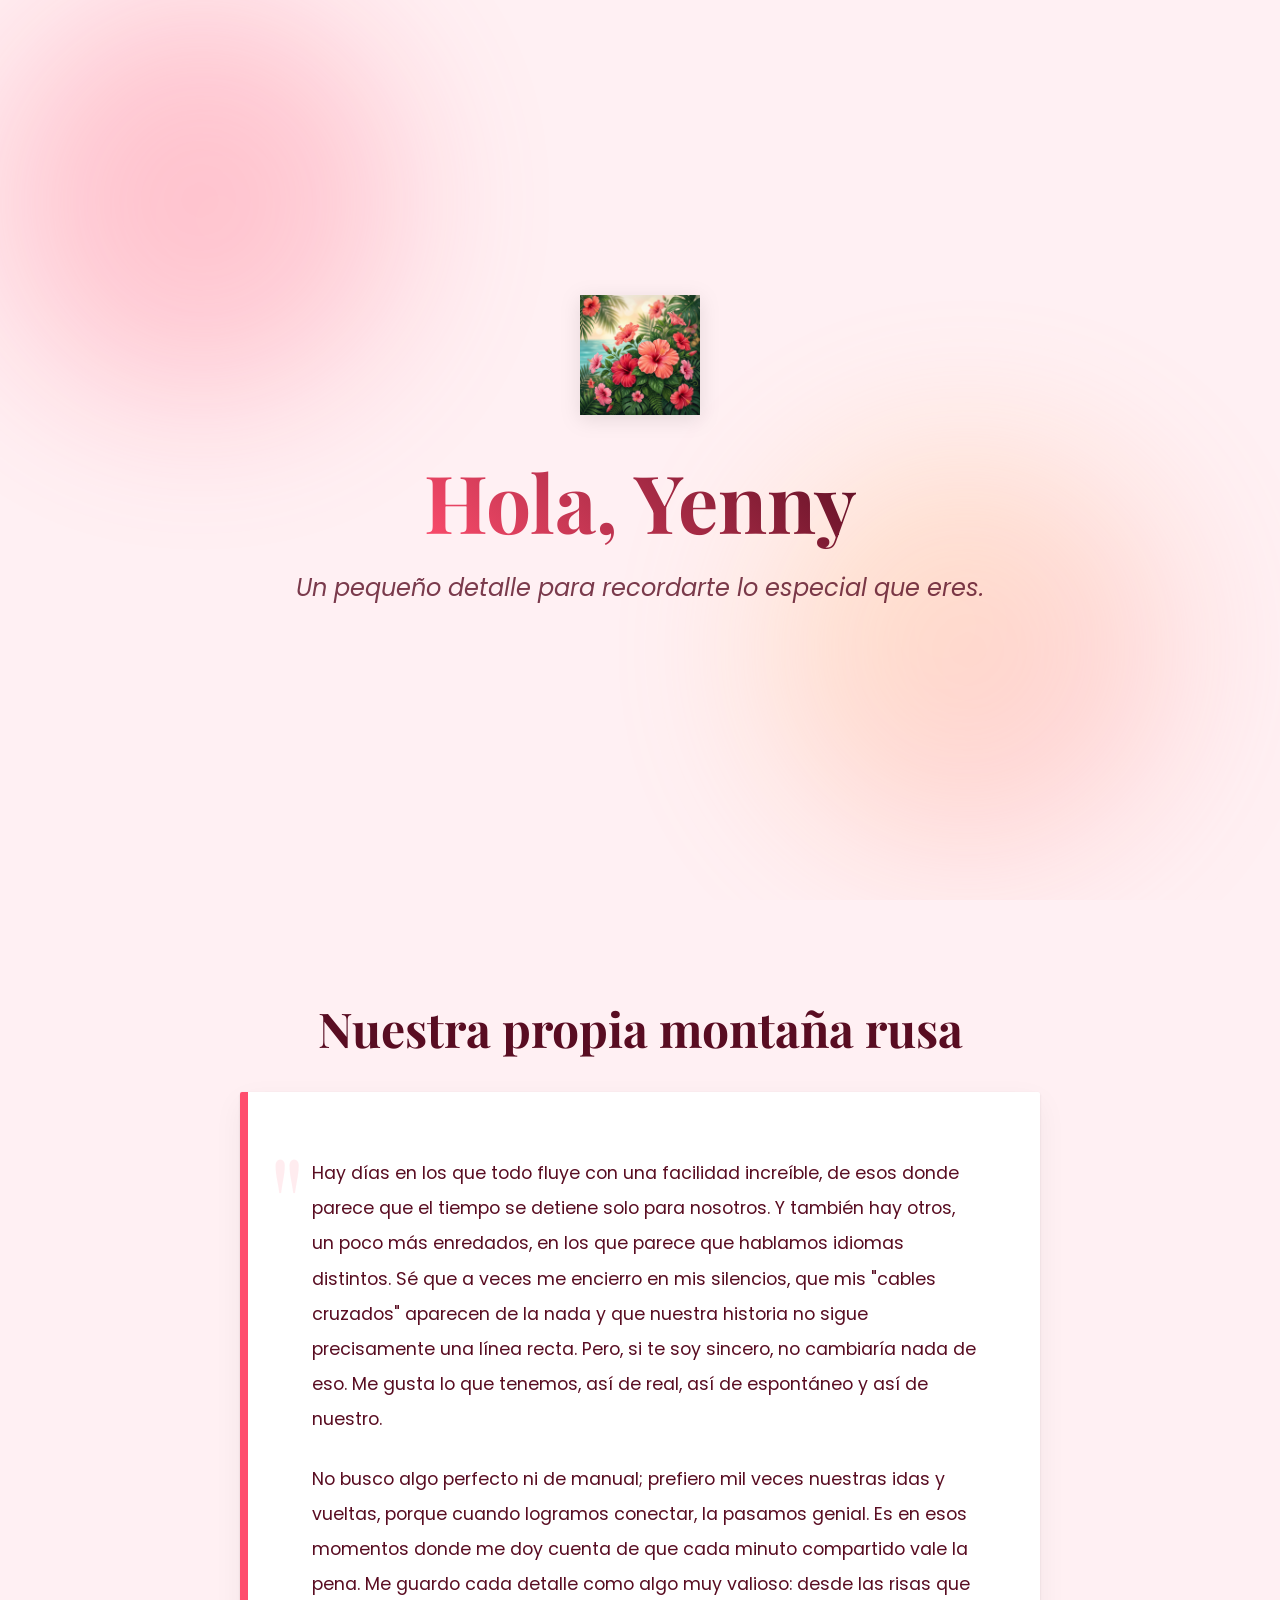
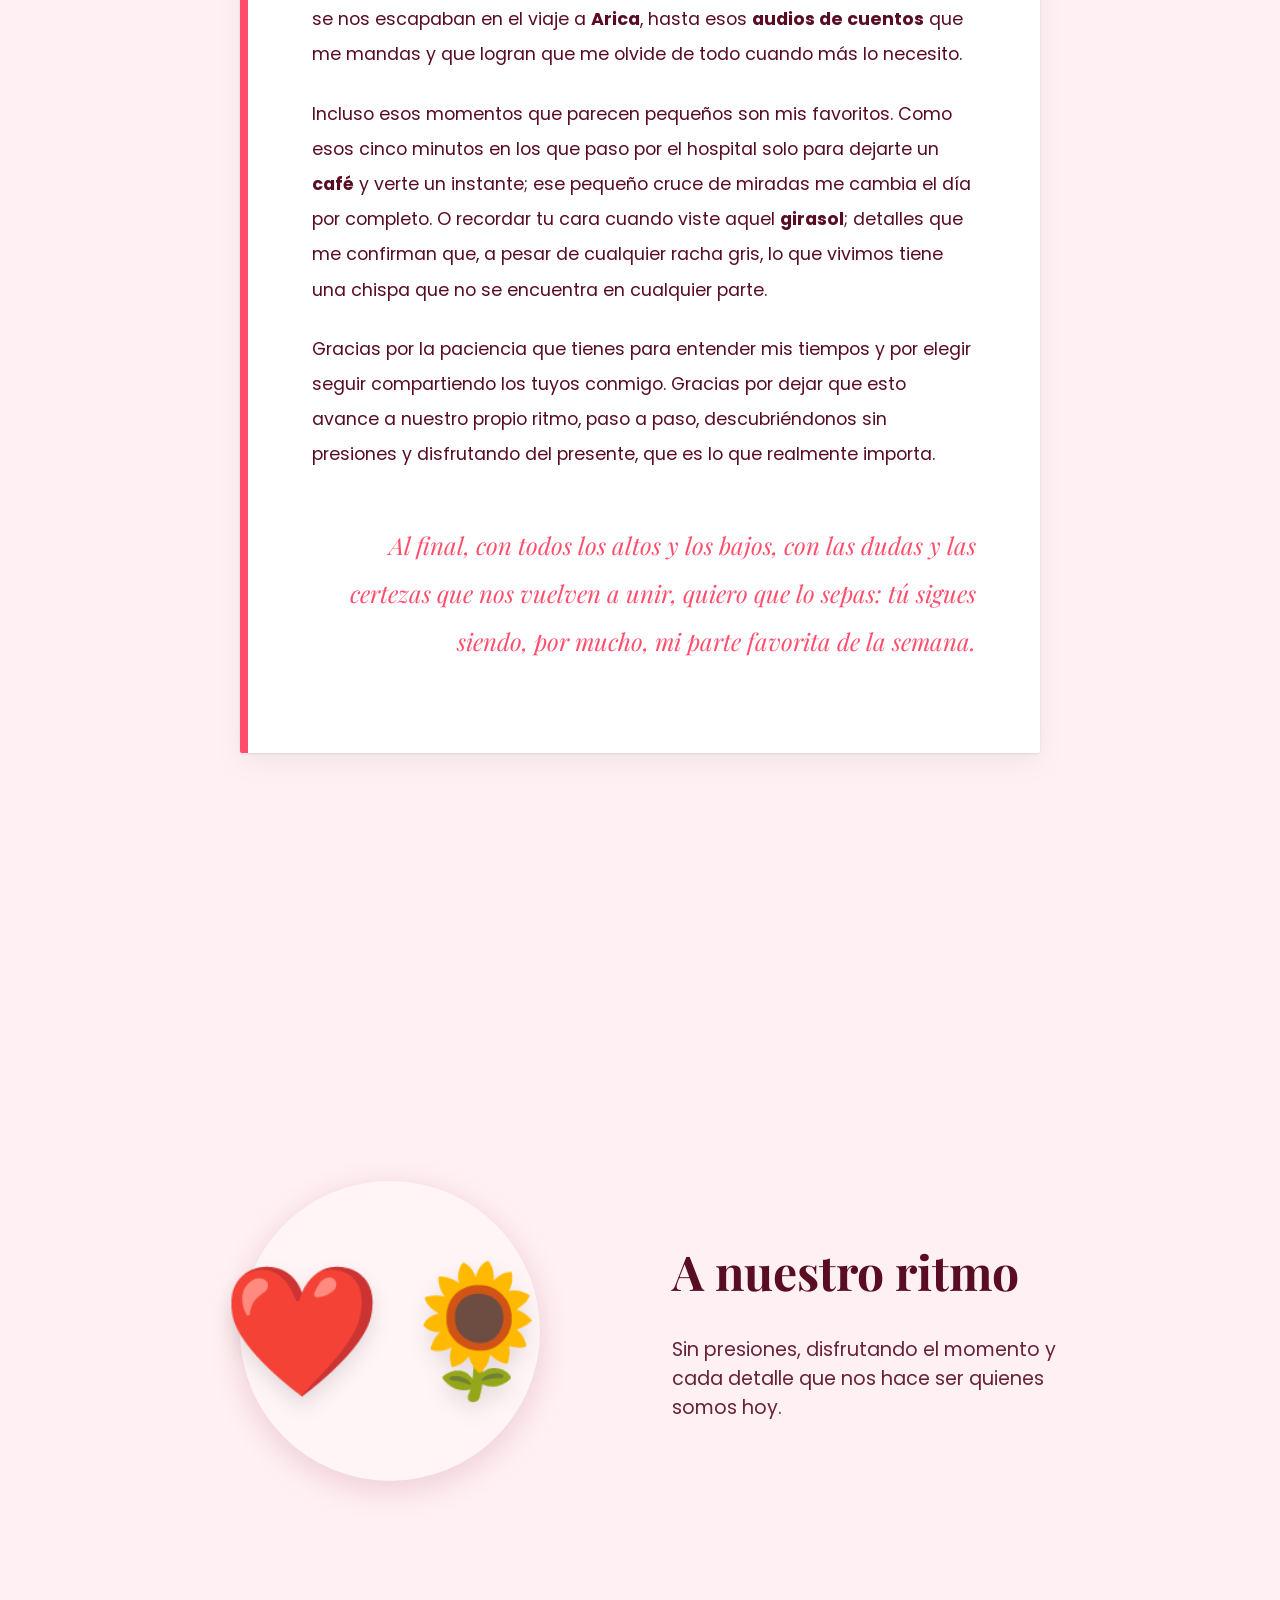
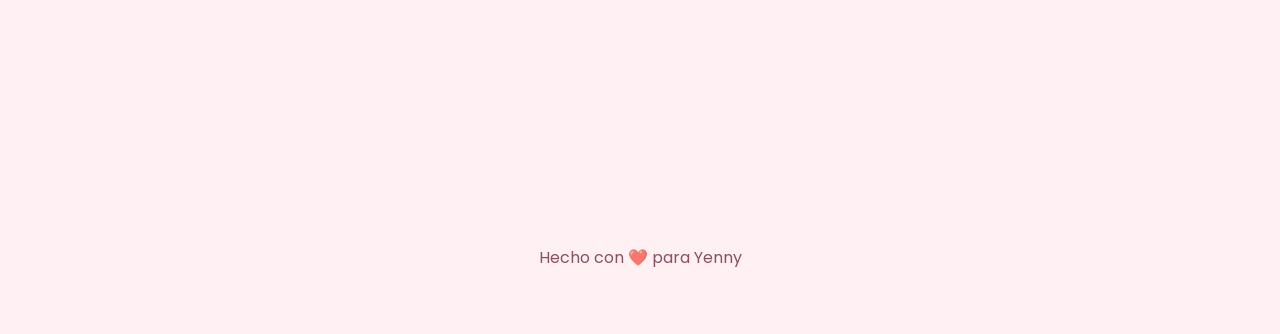
<file: index.html>
<!DOCTYPE html>
<html lang="es">
<head>
    <meta charset="UTF-8">
    <meta name="viewport" content="width=device-width, initial-scale=1.0">
    <title>Para Yenny</title>
    <meta name="description" content="Un detalle especial para Yenny.">
    <link rel="stylesheet" href="style.css">
</head>
<body>

    <!-- Animated Background Blobs -->
    <div class="bg-blobs">
        <div class="blob"></div>
        <div class="blob"></div>
    </div>

    <!-- Hero Section -->
    <section class="hero">
        <img src="hibiscus_background_vibrant_1777865585370.png" alt="Hibisco" class="hibiscus-icon">
        <h1>Hola, Yenny</h1>
        <p>Un pequeño detalle para recordarte lo especial que eres.</p>
    </section>

    <!-- Romantic Letter Section -->
    <section class="reveal">
        <div class="container">
            <h2 class="section-title">Nuestra propia montaña rusa</h2>
            <div class="letter-card">
                <p>
                    Hay días en los que todo fluye con una facilidad increíble, de esos donde parece que el tiempo se detiene solo para nosotros. Y también hay otros, un poco más enredados, en los que parece que hablamos idiomas distintos. 
                    Sé que a veces me encierro en mis silencios, que mis "cables cruzados" aparecen de la nada y que nuestra historia no sigue precisamente una línea recta. 
                    Pero, si te soy sincero, no cambiaría nada de eso. Me gusta lo que tenemos, así de real, así de espontáneo y así de nuestro.
                </p>
                <p>
                    No busco algo perfecto ni de manual; prefiero mil veces nuestras idas y vueltas, porque cuando logramos conectar, la pasamos genial. 
                    Es en esos momentos donde me doy cuenta de que cada minuto compartido vale la pena. Me guardo cada detalle como algo muy valioso: desde las risas que se nos escapaban en el viaje a <strong>Arica</strong>, hasta esos <strong>audios de cuentos</strong> que me mandas y que logran que me olvide de todo cuando más lo necesito.
                </p>
                <p>
                    Incluso esos momentos que parecen pequeños son mis favoritos. Como esos cinco minutos en los que paso por el hospital solo para dejarte un <strong>café</strong> y verte un instante; ese pequeño cruce de miradas me cambia el día por completo. 
                    O recordar tu cara cuando viste aquel <strong>girasol</strong>; detalles que me confirman que, a pesar de cualquier racha gris, lo que vivimos tiene una chispa que no se encuentra en cualquier parte.
                </p>
                <p>
                    Gracias por la paciencia que tienes para entender mis tiempos y por elegir seguir compartiendo los tuyos conmigo. Gracias por dejar que esto avance a nuestro propio ritmo, paso a paso, descubriéndonos sin presiones y disfrutando del presente, que es lo que realmente importa.
                </p>
                <p class="letter-footer">
                    Al final, con todos los altos y los bajos, con las dudas y las certezas que nos vuelven a unir, quiero que lo sepas: tú sigues siendo, por mucho, mi parte favorita de la semana.
                </p>
            </div>
        </div>
    </section>

    <!-- Closing Section -->
    <section class="reveal">
        <div class="container">
            <div class="content-grid">
                <div class="image-container">
                    <div class="heart-container">
                        <span class="heart-icon">❤️</span>
                        <span class="sunflower-icon">🌻</span>
                    </div>
                </div>
                <div class="text-content" style="text-align: left;">
                    <h2 class="section-title">A nuestro ritmo</h2>
                    <p style="font-size: 1.2rem; color: #590D22; opacity: 0.9;">
                        Sin presiones, disfrutando el momento y cada detalle que nos hace ser quienes somos hoy. 
                    </p>
                </div>
            </div>
        </div>
    </section>

    <!-- Footer -->
    <footer style="padding: 4rem; text-align: center; opacity: 0.7;">
        <p>Hecho con ❤️ para Yenny</p>
    </footer>

    <script src="script.js"></script>
</body>
</html>
</file>
<file: style.css>
/* 
   Design System for YENNY's Birthday
   Theme: Hibiscus & Life
*/

@import url('https://fonts.googleapis.com/css2?family=Playfair+Display:ital,wght@0,400..900;1,400..900&family=Poppins:wght@300;400;600&display=swap');

:root {
    --primary: #FF4D6D; /* Vibrant Hibiscus Pink */
    --secondary: #FF758F; /* Soft Coral */
    --accent: #FFD166; /* Warm Stamen Yellow */
    --background: #FFF0F3; /* Very Soft Pink Wash */
    --text: #590D22; /* Deep Burgundy for Contrast */
    --white: rgba(255, 255, 255, 0.9);
    --glass: rgba(255, 255, 255, 0.25);
    --shadow: 0 8px 32px 0 rgba(131, 10, 48, 0.15);
}

* {
    margin: 0;
    padding: 0;
    box-sizing: border-box;
}

body {
    font-family: 'Poppins', sans-serif;
    background-color: var(--background);
    color: var(--text);
    overflow-x: hidden;
    scroll-behavior: smooth;
}

h1, h2, h3 {
    font-family: 'Playfair Display', serif;
}

/* Background Animation */
.bg-blobs {
    position: fixed;
    top: 0;
    left: 0;
    width: 100%;
    height: 100%;
    z-index: -1;
    overflow: hidden;
}

.blob {
    position: absolute;
    width: 400px;
    height: 400px;
    background: linear-gradient(135deg, var(--primary), var(--secondary));
    filter: blur(80px);
    border-radius: 50%;
    opacity: 0.3;
    animation: move 20s infinite alternate;
}

.blob:nth-child(2) {
    top: 50%;
    left: 60%;
    background: linear-gradient(135deg, var(--accent), var(--secondary));
    animation-delay: -5s;
}

@keyframes move {
    from { transform: translate(-20%, -20%) scale(1); }
    to { transform: translate(20%, 20%) scale(1.1); }
}

/* Layout */
.container {
    max-width: 1000px;
    margin: 0 auto;
    padding: 2rem;
}

/* Sections */
section {
    min-height: 100vh;
    display: flex;
    flex-direction: column;
    justify-content: center;
    align-items: center;
    text-align: center;
    padding: 4rem 1rem;
}

/* Hero Section */
.hero h1 {
    font-size: 5rem;
    margin-bottom: 1rem;
    background: linear-gradient(45deg, var(--primary), var(--text));
    -webkit-background-clip: text;
    -webkit-text-fill-color: transparent;
    animation: fadeInDown 1.5s ease-out;
}

.hero p {
    font-size: 1.5rem;
    font-style: italic;
    opacity: 0.8;
}

/* Glass Card */
.glass-card {
    background: var(--glass);
    backdrop-filter: blur(12px);
    -webkit-backdrop-filter: blur(12px);
    border-radius: 24px;
    border: 1px solid rgba(255, 255, 255, 0.4);
    box-shadow: var(--shadow);
    padding: 3rem;
    margin-top: 2rem;
    max-width: 600px;
    transition: transform 0.3s ease;
}

.glass-card:hover {
    transform: translateY(-10px);
}

/* Flowers */
.hibiscus-icon {
    width: 120px;
    height: 120px;
    margin-bottom: 2rem;
    filter: drop-shadow(0 4px 10px rgba(0,0,0,0.1));
    animation: float 4s ease-in-out infinite;
}

@keyframes float {
    0%, 100% { transform: translateY(0); }
    50% { transform: translateY(-15px); }
}

/* Content Sections */
.section-title {
    font-size: 3rem;
    margin-bottom: 2rem;
}

.content-grid {
    display: grid;
    grid-template-columns: 1fr 1fr;
    gap: 4rem;
    align-items: center;
    max-width: 1000px;
    margin: 0 auto;
}

.image-container img {
    width: 100%;
    border-radius: 30px;
    box-shadow: var(--shadow);
}

/* Animations */
@keyframes fadeInDown {
    from { opacity: 0; transform: translateY(-50px); }
    to { opacity: 1; transform: translateY(0); }
}

.reveal {
    opacity: 0;
    transform: translateY(30px);
    transition: all 1s ease-out;
}

.reveal.active {
    opacity: 1;
    transform: translateY(0);
}

/* Letter Card */
.letter-card {
    background: white;
    padding: 4rem;
    border-radius: 2px;
    box-shadow: 0 10px 30px rgba(0,0,0,0.05), 0 1px 3px rgba(0,0,0,0.1);
    max-width: 800px;
    margin: 2rem auto;
    position: relative;
    text-align: left;
    line-height: 2;
    font-size: 1.1rem;
    border-left: 8px solid var(--primary);
}

.letter-card p {
    margin-bottom: 1.5rem;
}

.letter-footer {
    font-family: 'Playfair Display', serif;
    font-size: 1.5rem;
    font-style: italic;
    color: var(--primary);
    margin-top: 3rem;
    text-align: right;
}

.letter-card::before {
    content: '"';
    position: absolute;
    top: -20px;
    left: 20px;
    font-family: 'Playfair Display', serif;
    font-size: 8rem;
    color: var(--primary);
    opacity: 0.1;
}

/* Heart and Sunflower Icons */
.heart-container {
    display: flex;
    justify-content: center;
    align-items: center;
    font-size: 8rem;
    gap: 1rem;
    position: relative;
    padding: 2rem;
    background: var(--glass);
    border-radius: 50%;
    width: 300px;
    height: 300px;
    margin: 0 auto;
    box-shadow: var(--shadow);
    animation: pulse 2s infinite ease-in-out;
}

.heart-icon, .sunflower-icon {
    filter: drop-shadow(0 10px 10px rgba(0,0,0,0.1));
}

@keyframes pulse {
    0%, 100% { transform: scale(1); }
    50% { transform: scale(1.05); }
}

/* Mobile adjustments */
@media (max-width: 768px) {
    .hero h1 { font-size: 3rem; }
    .content-grid { grid-template-columns: 1fr; }
    .countdown { gap: 1rem; }
    .time-box span { font-size: 2rem; }
    .letter-card { padding: 2rem; }
    .heart-container { width: 200px; height: 200px; font-size: 5rem; }
}
</file>
